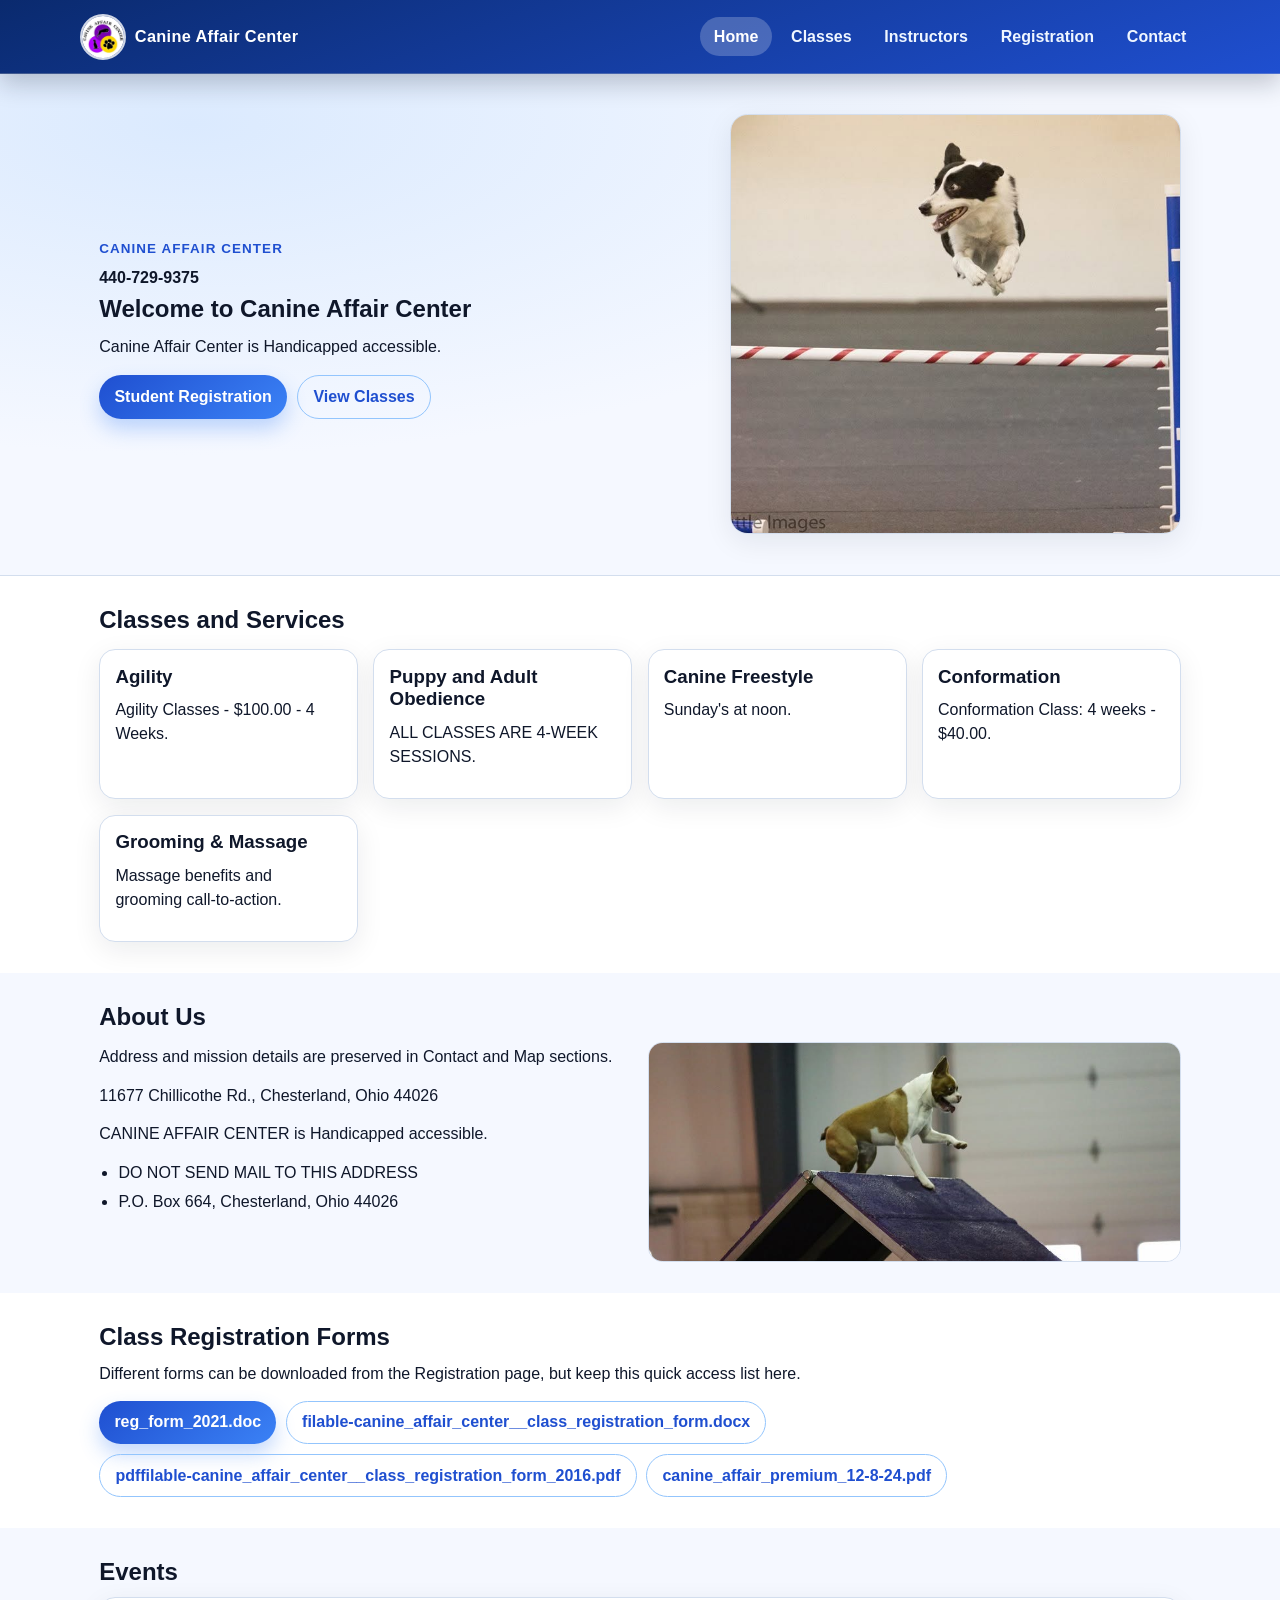
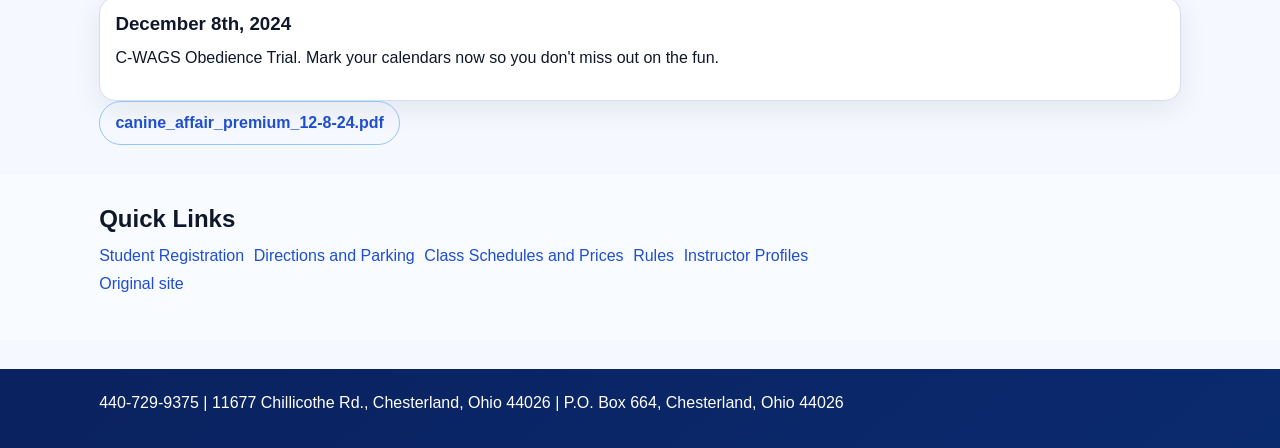
<file: index.html>
<!doctype html>
<html lang="en">
  <head>
    <meta charset="UTF-8" />
    <meta name="viewport" content="width=device-width, initial-scale=1" />
    <title>Canine Affair Center - Welcome</title>
    <link rel="stylesheet" href="styles.css" />
  </head>
  <body>
    <header class="site-header">
      <div class="container nav-shell">
        <a class="brand" href="index.html">
          <img
            src="assets/images/292273772_463270262411396_3111458359805583929_n.jpg"
            alt="Canine Affair Center logo"
          />
          <span>Canine Affair Center</span>
        </a>
        <input id="menu-toggle" class="menu-toggle" type="checkbox" />
        <label class="menu-toggle-btn" for="menu-toggle" aria-label="Open navigation">
          <span class="hamburger" aria-hidden="true">
            <span></span>
            <span></span>
            <span></span>
          </span>
        </label>
        <nav aria-label="Main navigation">
          <a href="index.html" class="active">Home</a>
          <a href="classes.html">Classes</a>
          <a href="instructors.html">Instructors</a>
          <a href="registration.html">Registration</a>
          <a href="contact.html">Contact</a>
        </nav>
      </div>
    </header>

    <main>
      <section class="hero">
        <div class="container hero-shell">
          <div class="hero-copy">
            <p class="badge">Canine Affair Center</p>
            <p class="phone">440-729-9375</p>
            <h1>Welcome to Canine Affair Center</h1>
            <p>Canine Affair Center is Handicapped accessible.</p>
            <div class="hero-actions">
              <a class="button" href="registration.html">Student Registration</a>
              <a class="button button-outline" href="classes.html">View Classes</a>
            </div>
          </div>
          <div class="hero-media">
            <img
              src="assets/images/653709710_35356206197299896_3337351207946290693_n.jpg"
              alt="Dog working on agility obstacle"
            />
          </div>
        </div>
      </section>

      <section id="services" class="section section-muted">
        <div class="container">
          <h2>Classes and Services</h2>
          <div class="grid">
            <a class="card service-tile" href="classes.html#agility">
              <h3>Agility</h3>
              <p>Agility Classes - $100.00 - 4 Weeks.</p>
            </a>
            <a class="card service-tile" href="classes.html#obedience">
              <h3>Puppy and Adult Obedience</h3>
              <p>ALL CLASSES ARE 4-WEEK SESSIONS.</p>
            </a>
            <a class="card service-tile" href="classes.html#freestyle">
              <h3>Canine Freestyle</h3>
              <p>Sunday's at noon.</p>
            </a>
            <a class="card service-tile" href="classes.html#conformation">
              <h3>Conformation</h3>
              <p>Conformation Class: 4 weeks - $40.00.</p>
            </a>
            <a class="card service-tile" href="classes.html#grooming">
              <h3>Grooming &amp; Massage</h3>
              <p>Massage benefits and grooming call-to-action.</p>
            </a>
          </div>
        </div>
      </section>

      <section id="about" class="section">
        <div class="container">
          <h2>About Us</h2>
          <div class="split">
            <div>
              <p>Address and mission details are preserved in Contact and Map sections.</p>
              <p>11677 Chillicothe Rd., Chesterland, Ohio 44026</p>
              <p>CANINE AFFAIR CENTER is Handicapped accessible.</p>
              <ul>
                <li>DO NOT SEND MAIL TO THIS ADDRESS</li>
                <li>P.O. Box 664, Chesterland, Ohio 44026</li>
              </ul>
            </div>
            <img
              src="assets/images/657599707_35420951074158741_4879072440890548703_n.jpg"
              alt="Dog training class"
              class="content-image"
            />
          </div>
        </div>
      </section>

      <section id="forms" class="section section-muted">
        <div class="container">
          <h2>Class Registration Forms</h2>
          <p>Different forms can be downloaded from the Registration page, but keep this quick access list here.</p>
          <div class="form-quick-links">
            <a class="button" href="assets/files/reg_form_2021.doc">reg_form_2021.doc</a>
            <a class="button button-outline" href="assets/files/filable-canine_affair_center__class_registration_form.docx">
              filable-canine_affair_center__class_registration_form.docx
            </a>
            <a class="button button-outline" href="assets/files/pdffilable-canine_affair_center__class_registration_form_2016.pdf">
              pdffilable-canine_affair_center__class_registration_form_2016.pdf
            </a>
            <a class="button button-outline" href="assets/files/canine_affair_premium_12-8-24.pdf">
              canine_affair_premium_12-8-24.pdf
            </a>
          </div>
        </div>
      </section>

      <section id="events" class="section">
        <div class="container">
          <h2>Events</h2>
          <article class="card">
            <h3>December 8th, 2024</h3>
            <p>C-WAGS Obedience Trial. Mark your calendars now so you don't miss out on the fun.</p>
          </article>
          <a class="button button-outline" href="assets/files/canine_affair_premium_12-8-24.pdf">
            canine_affair_premium_12-8-24.pdf
          </a>
        </div>
      </section>

      <section id="links" class="section">
        <div class="container">
          <h2>Quick Links</h2>
          <div class="quick-links">
            <a href="registration.html">Student Registration</a>
            <a href="contact.html#directions">Directions and Parking</a>
            <a href="classes.html">Class Schedules and Prices</a>
            <a href="contact.html#rules">Rules</a>
            <a href="instructors.html">Instructor Profiles</a>
          </div>
          <p><a href="https://www.canineaffaircenter.com">Original site</a></p>
        </div>
      </section>
    </main>

    <footer>
      <div class="container">
        <p>440-729-9375 | 11677 Chillicothe Rd., Chesterland, Ohio 44026 | P.O. Box 664, Chesterland, Ohio 44026</p>
      </div>
    </footer>
  </body>
</html>
</file>
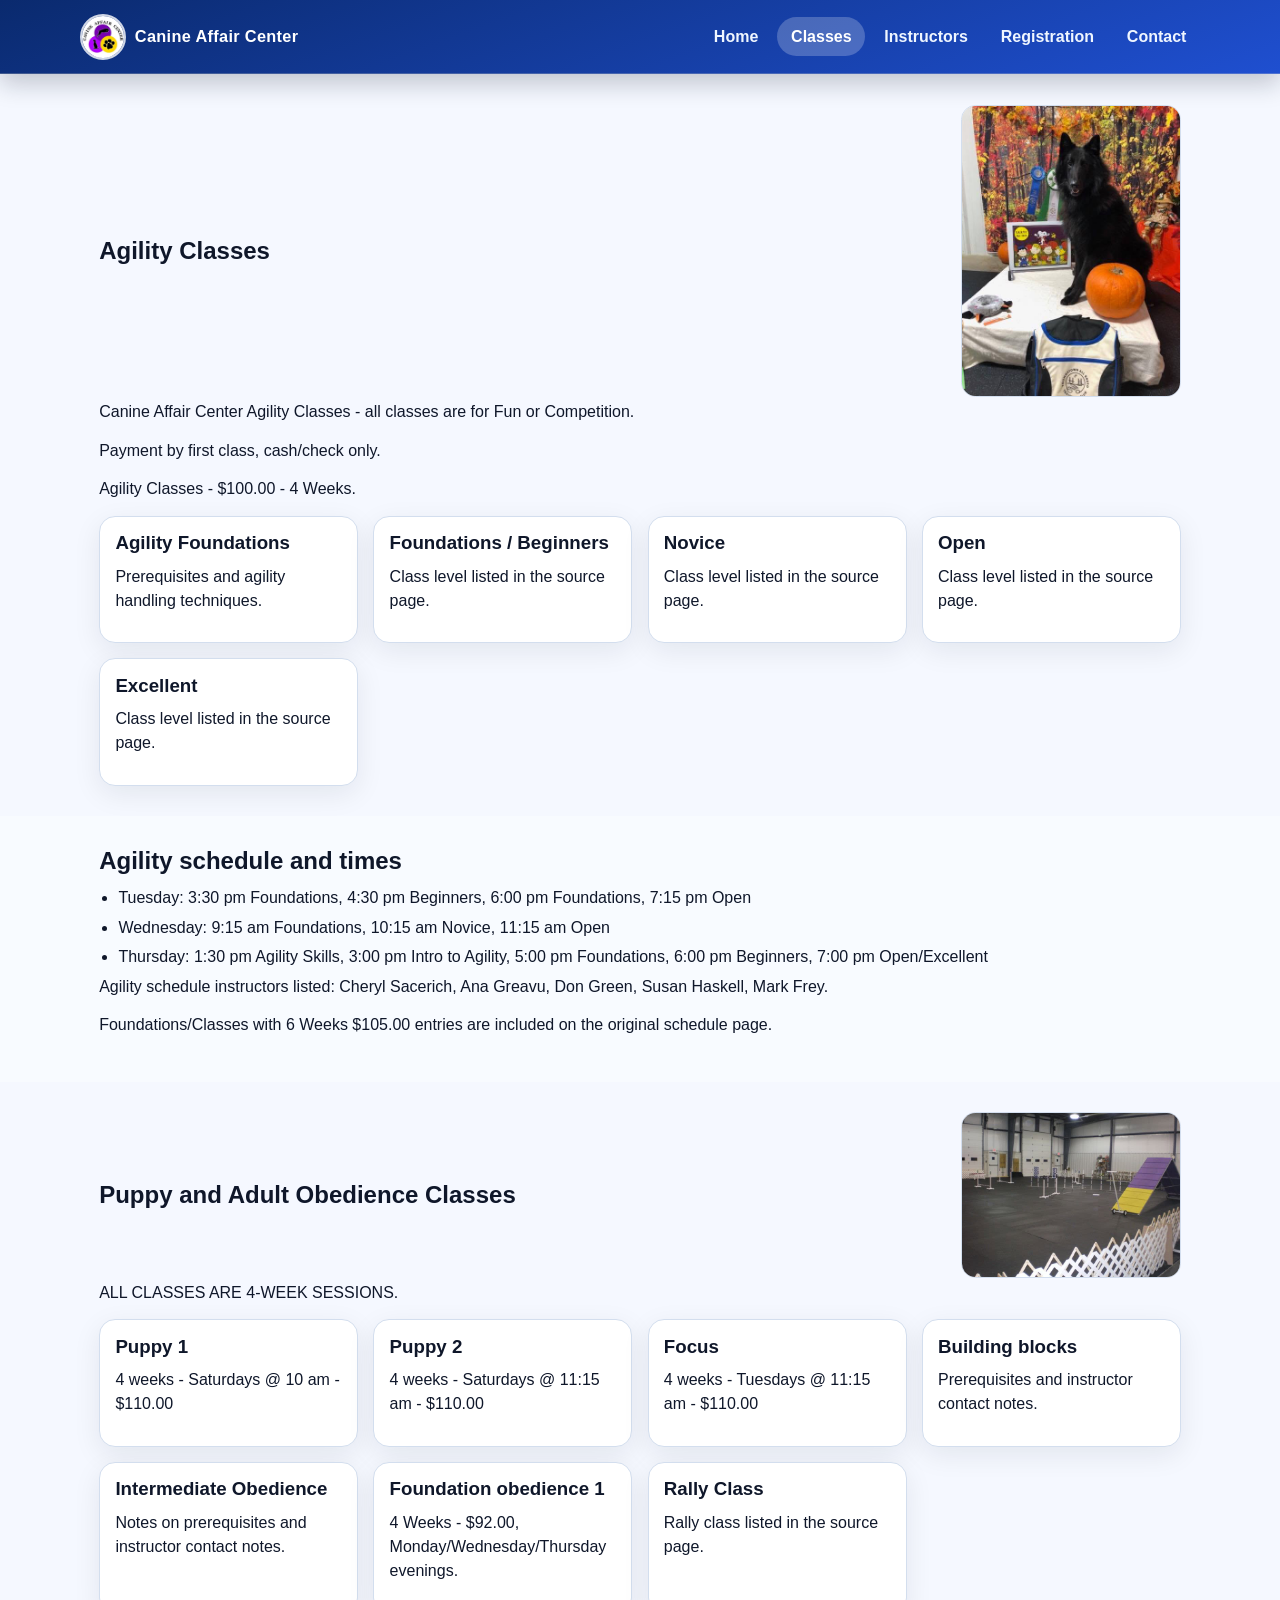
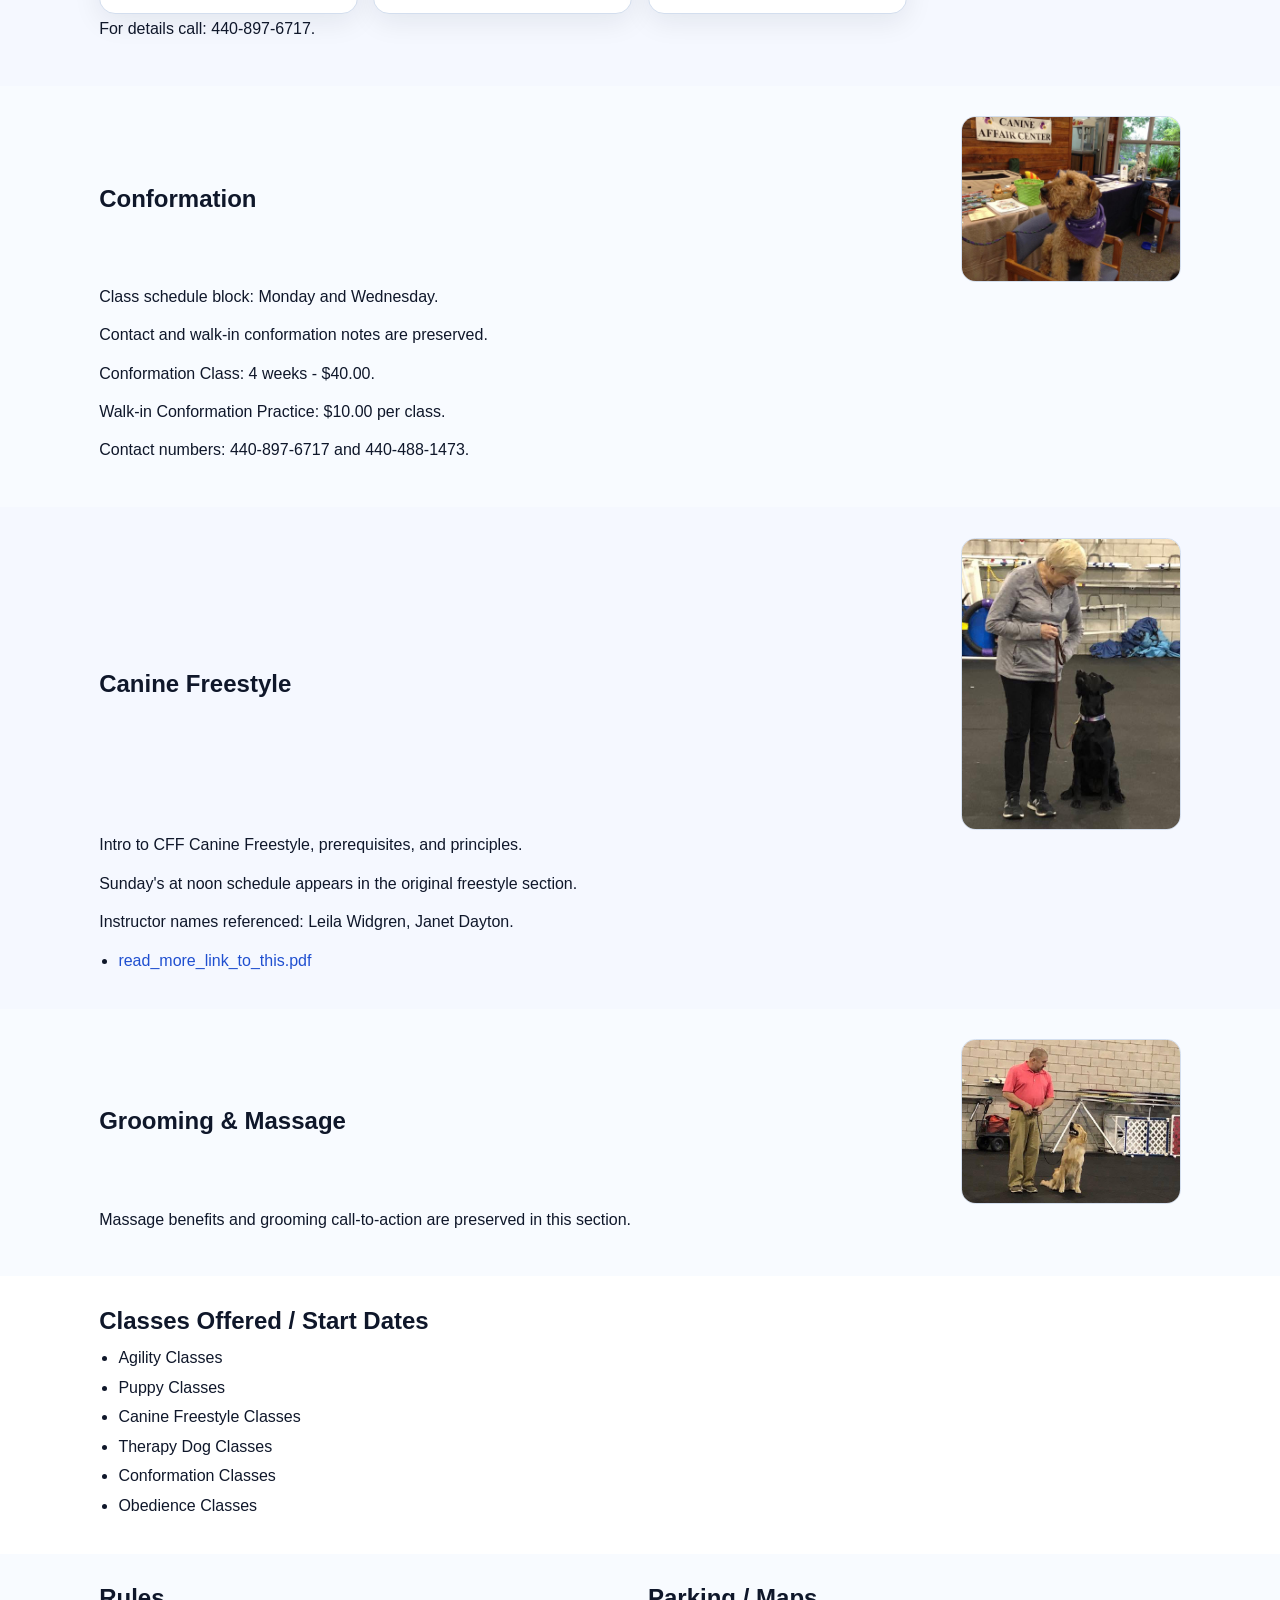
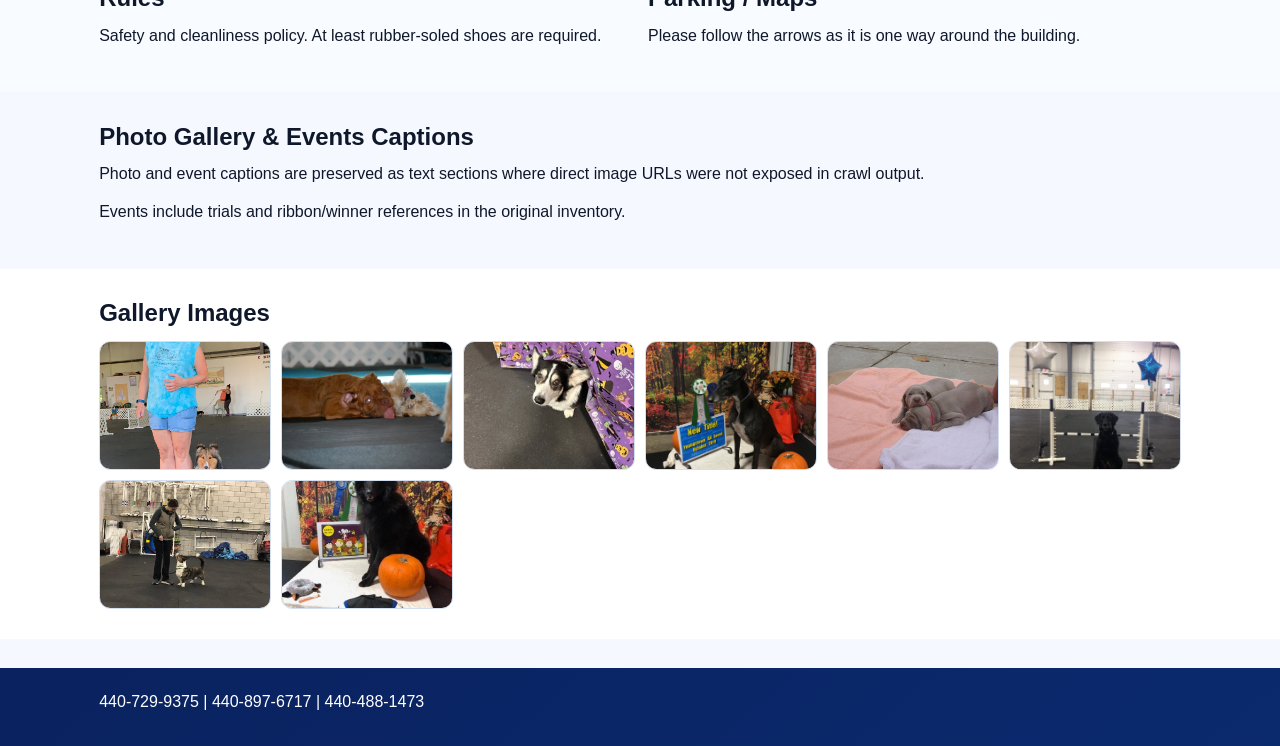
<file: classes.html>
<!doctype html>
<html lang="en">
  <head>
    <meta charset="UTF-8" />
    <meta name="viewport" content="width=device-width, initial-scale=1" />
    <title>Canine Affair Center - Classes</title>
    <link rel="stylesheet" href="styles.css" />
  </head>
  <body>
    <header class="site-header">
      <div class="container nav-shell">
        <a class="brand" href="index.html">
          <img
            src="assets/images/292273772_463270262411396_3111458359805583929_n.jpg"
            alt="Canine Affair Center logo"
          />
          <span>Canine Affair Center</span>
        </a>
        <input id="menu-toggle" class="menu-toggle" type="checkbox" />
        <label class="menu-toggle-btn" for="menu-toggle" aria-label="Open navigation">
          <span class="hamburger" aria-hidden="true">
            <span></span>
            <span></span>
            <span></span>
          </span>
        </label>
        <nav aria-label="Main navigation">
          <a href="index.html">Home</a>
          <a href="classes.html" class="active">Classes</a>
          <a href="instructors.html">Instructors</a>
          <a href="registration.html">Registration</a>
          <a href="contact.html">Contact</a>
        </nav>
      </div>
    </header>

    <main>
      <section id="agility" class="section">
        <div class="container">
          <div class="section-head">
            <h1>Agility Classes</h1>
            <img src="assets/images/74178665_3676720855675176_2520541586752798720_n.jpg" alt="Agility class photo" />
          </div>
          <p>Canine Affair Center Agility Classes - all classes are for Fun or Competition.</p>
          <p>Payment by first class, cash/check only.</p>
          <p>Agility Classes - $100.00 - 4 Weeks.</p>
          <div class="grid">
            <article class="card">
              <h3>Agility Foundations</h3>
              <p>Prerequisites and agility handling techniques.</p>
            </article>
            <article class="card">
              <h3>Foundations / Beginners</h3>
              <p>Class level listed in the source page.</p>
            </article>
            <article class="card">
              <h3>Novice</h3>
              <p>Class level listed in the source page.</p>
            </article>
            <article class="card">
              <h3>Open</h3>
              <p>Class level listed in the source page.</p>
            </article>
            <article class="card">
              <h3>Excellent</h3>
              <p>Class level listed in the source page.</p>
            </article>
          </div>
        </div>
      </section>

      <section class="section">
        <div class="container">
          <h2>Agility schedule and times</h2>
          <ul>
            <li>Tuesday: 3:30 pm Foundations, 4:30 pm Beginners, 6:00 pm Foundations, 7:15 pm Open</li>
            <li>Wednesday: 9:15 am Foundations, 10:15 am Novice, 11:15 am Open</li>
            <li>Thursday: 1:30 pm Agility Skills, 3:00 pm Intro to Agility, 5:00 pm Foundations, 6:00 pm Beginners, 7:00 pm Open/Excellent</li>
          </ul>
          <p>Agility schedule instructors listed: Cheryl Sacerich, Ana Greavu, Don Green, Susan Haskell, Mark Frey.</p>
          <p>Foundations/Classes with 6 Weeks $105.00 entries are included on the original schedule page.</p>
        </div>
      </section>

      <section id="obedience" class="section">
        <div class="container">
          <div class="section-head">
            <h1>Puppy and Adult Obedience Classes</h1>
            <img src="assets/images/508736526_30863630803224147_1543053290106935984_n.jpg" alt="Obedience class photo" />
          </div>
          <p>ALL CLASSES ARE 4-WEEK SESSIONS.</p>
          <div class="grid">
            <article class="card">
              <h3>Puppy 1</h3>
              <p>4 weeks - Saturdays @ 10 am - $110.00</p>
            </article>
            <article class="card">
              <h3>Puppy 2</h3>
              <p>4 weeks - Saturdays @ 11:15 am - $110.00</p>
            </article>
            <article class="card">
              <h3>Focus</h3>
              <p>4 weeks - Tuesdays @ 11:15 am - $110.00</p>
            </article>
            <article class="card">
              <h3>Building blocks</h3>
              <p>Prerequisites and instructor contact notes.</p>
            </article>
            <article class="card">
              <h3>Intermediate Obedience</h3>
              <p>Notes on prerequisites and instructor contact notes.</p>
            </article>
            <article class="card">
              <h3>Foundation obedience 1</h3>
              <p>4 Weeks - $92.00, Monday/Wednesday/Thursday evenings.</p>
            </article>
            <article class="card">
              <h3>Rally Class</h3>
              <p>Rally class listed in the source page.</p>
            </article>
          </div>
          <p>For details call: 440-897-6717.</p>
        </div>
      </section>

      <section id="conformation" class="section">
        <div class="container">
          <div class="section-head">
            <h1>Conformation</h1>
            <img src="assets/images/649850994_35192066717047179_2426285569765330811_n.jpg" alt="Conformation class photo" />
          </div>
          <p>Class schedule block: Monday and Wednesday.</p>
          <p>Contact and walk-in conformation notes are preserved.</p>
          <p>Conformation Class: 4 weeks - $40.00.</p>
          <p>Walk-in Conformation Practice: $10.00 per class.</p>
          <p>Contact numbers: 440-897-6717 and 440-488-1473.</p>
        </div>
      </section>

      <section id="freestyle" class="section">
        <div class="container">
          <div class="section-head">
            <h1>Canine Freestyle</h1>
            <img src="assets/images/87816854_4078061818874409_3317250667176787968_n.jpg" alt="Canine Freestyle class photo" />
          </div>
          <p>Intro to CFF Canine Freestyle, prerequisites, and principles.</p>
          <p>Sunday's at noon schedule appears in the original freestyle section.</p>
          <p>Instructor names referenced: Leila Widgren, Janet Dayton.</p>
          <ul>
            <li><a href="https://www.canineaffaircenter.com/uploads/2/3/4/8/23484312/read_more_link_to_this.pdf">read_more_link_to_this.pdf</a></li>
          </ul>
        </div>
      </section>

      <section id="grooming" class="section">
        <div class="container">
          <div class="section-head">
            <h1>Grooming &amp; Massage</h1>
            <img src="assets/images/87493389_4078061845541073_4202394099182993408_n.jpg" alt="Grooming and massage" />
          </div>
          <p>Massage benefits and grooming call-to-action are preserved in this section.</p>
        </div>
      </section>

      <section id="start-dates" class="section section-muted">
        <div class="container">
          <h1>Classes Offered / Start Dates</h1>
          <ul>
            <li>Agility Classes</li>
            <li>Puppy Classes</li>
            <li>Canine Freestyle Classes</li>
            <li>Therapy Dog Classes</li>
            <li>Conformation Classes</li>
            <li>Obedience Classes</li>
          </ul>
        </div>
      </section>

      <section id="rules-parking" class="section">
        <div class="container">
          <div class="split">
            <div>
              <h2>Rules</h2>
              <p>Safety and cleanliness policy. At least rubber-soled shoes are required.</p>
            </div>
            <div>
              <h2>Parking / Maps</h2>
              <p>Please follow the arrows as it is one way around the building.</p>
            </div>
          </div>
        </div>
      </section>

      <section id="photos" class="section">
        <div class="container">
          <h2>Photo Gallery &amp; Events Captions</h2>
          <p>Photo and event captions are preserved as text sections where direct image URLs were not exposed in crawl output.</p>
          <p>Events include trials and ribbon/winner references in the original inventory.</p>
        </div>
      </section>

      <section class="section section-muted">
        <div class="container">
          <h2>Gallery Images</h2>
          <div class="gallery">
            <figure>
              <img src="assets/images/68536351_3414510971896167_7236134202784088064_n.jpg" alt="Training class photo" />
            </figure>
            <figure>
              <img src="assets/images/466070224_28304849745768945_841613929669926007_n.jpg" alt="Training class photo" />
            </figure>
            <figure>
              <img src="assets/images/487771066_1176714167733665_2484871179485013844_n.jpg" alt="Training class photo" />
            </figure>
            <figure>
              <img src="assets/images/73141605_3676693095677952_674612574767022080_n.jpg" alt="Training class photo" />
            </figure>
            <figure>
              <img src="assets/images/509363174_30894462150141012_1776140300169611731_n.jpg" alt="Training class photo" />
            </figure>
            <figure>
              <img src="assets/images/52352415_2972541092759826_6127387931465220096_n.jpg" alt="Training class photo" />
            </figure>
            <figure>
              <img src="assets/images/85217093_4078062312207693_1742358461213048832_n.jpg" alt="Training class photo" />
            </figure>
            <figure>
              <img src="assets/images/74178665_3676720855675176_2520541586752798720_n.jpg" alt="Training class photo" />
            </figure>
          </div>
        </div>
      </section>
    </main>

    <footer>
      <div class="container">
        <p>440-729-9375 | 440-897-6717 | 440-488-1473</p>
      </div>
    </footer>
  </body>
</html>
</file>
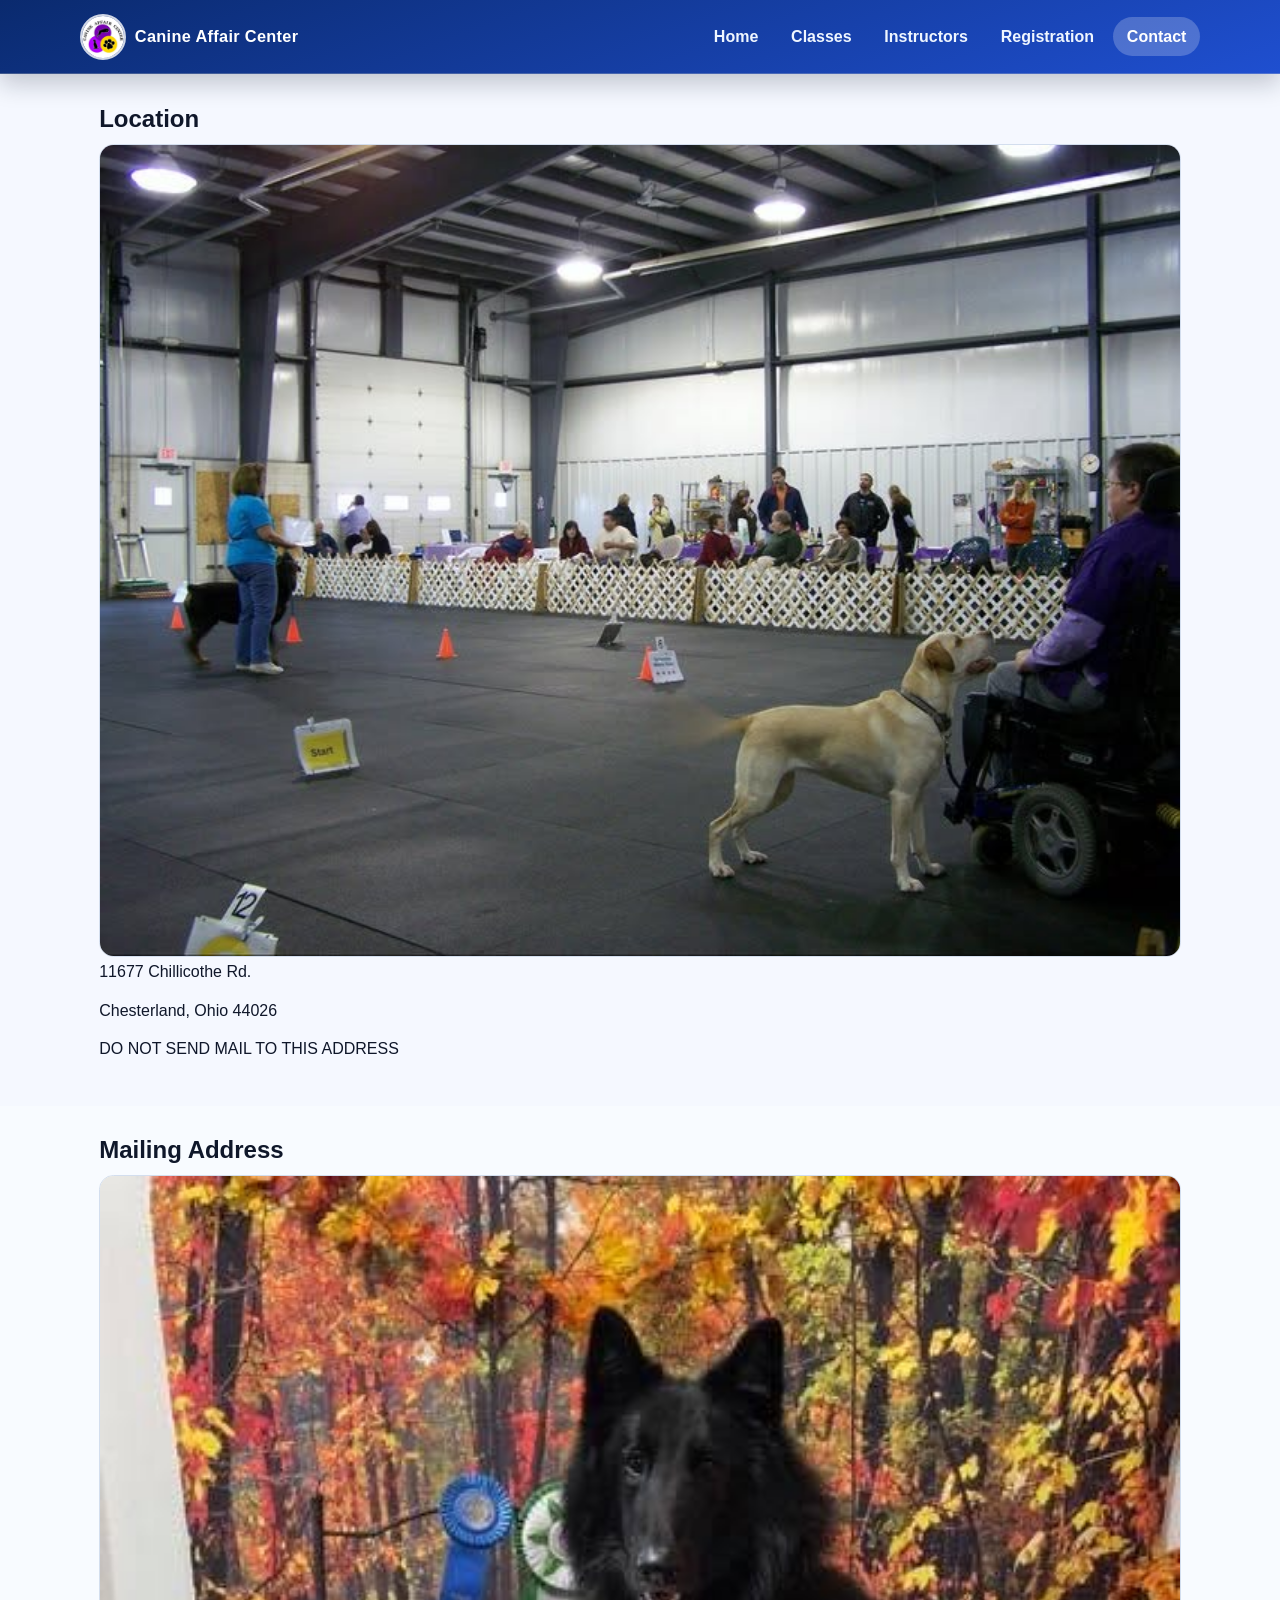
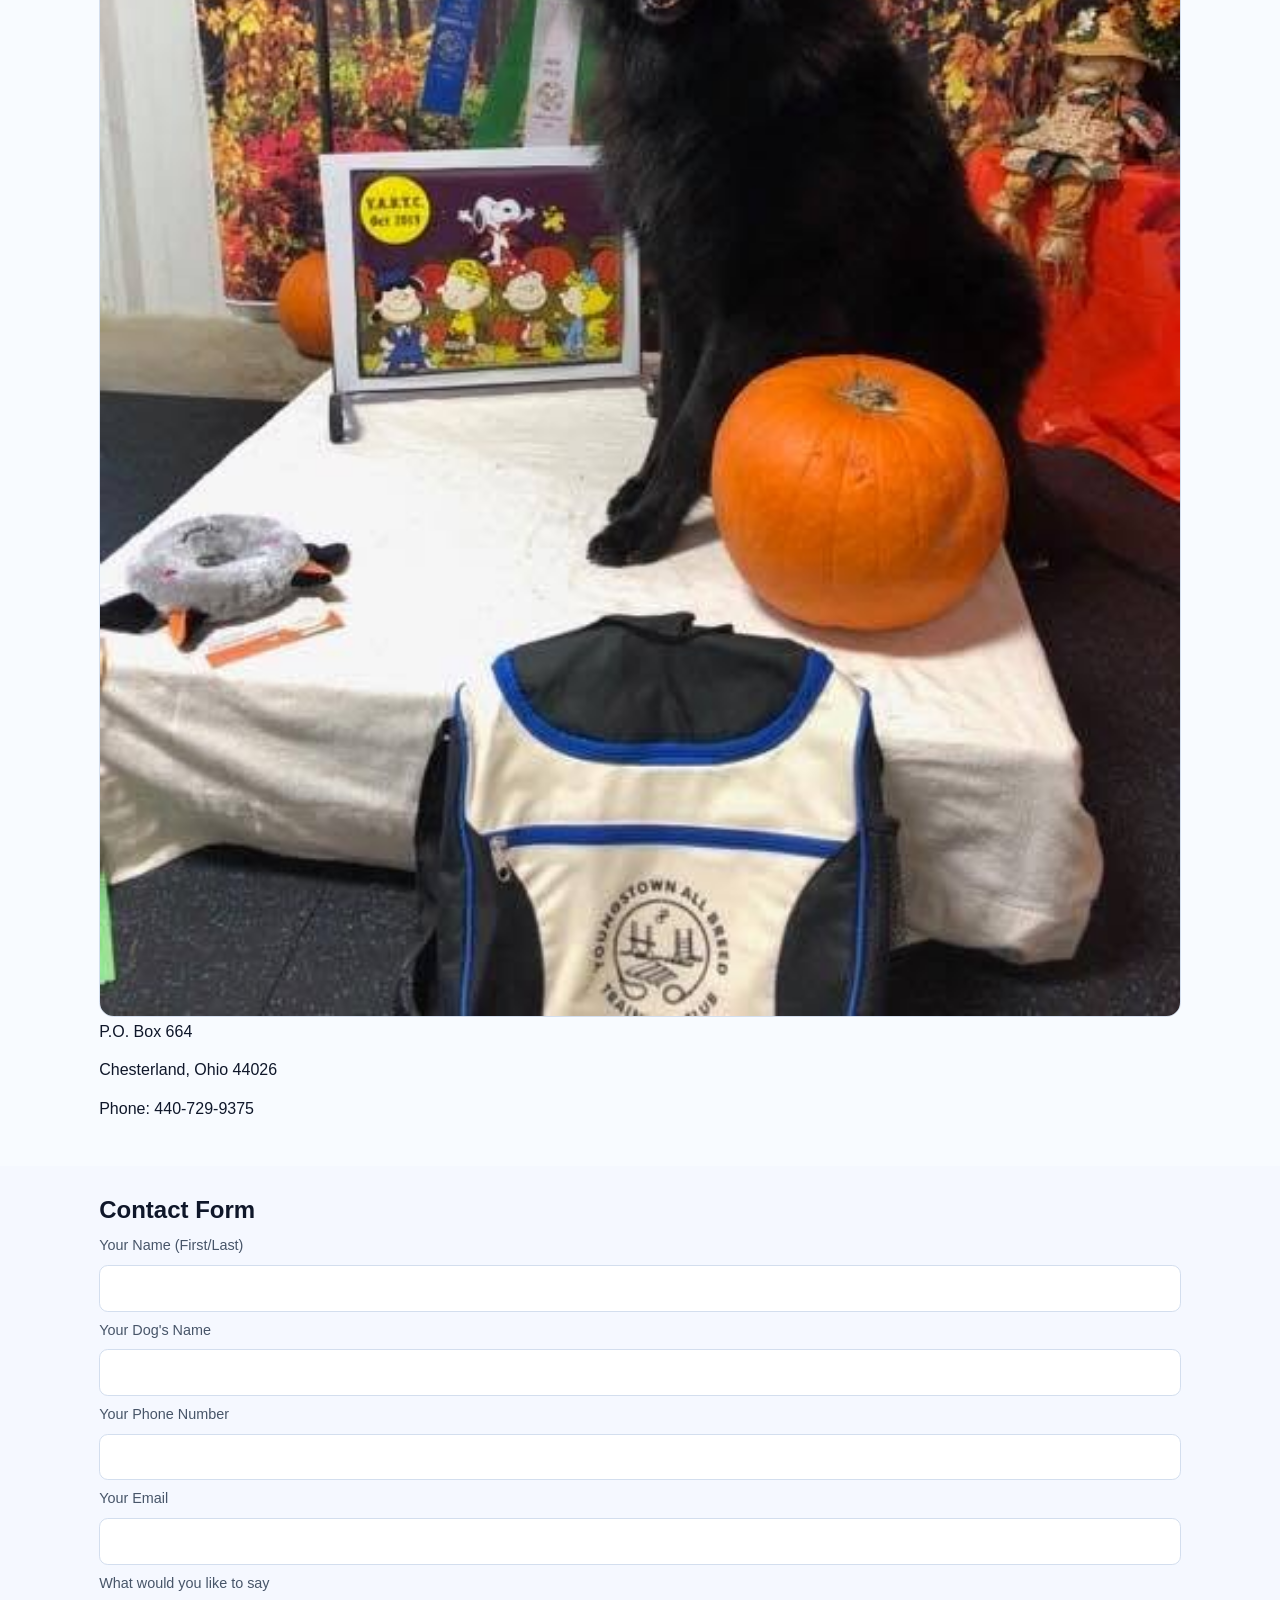
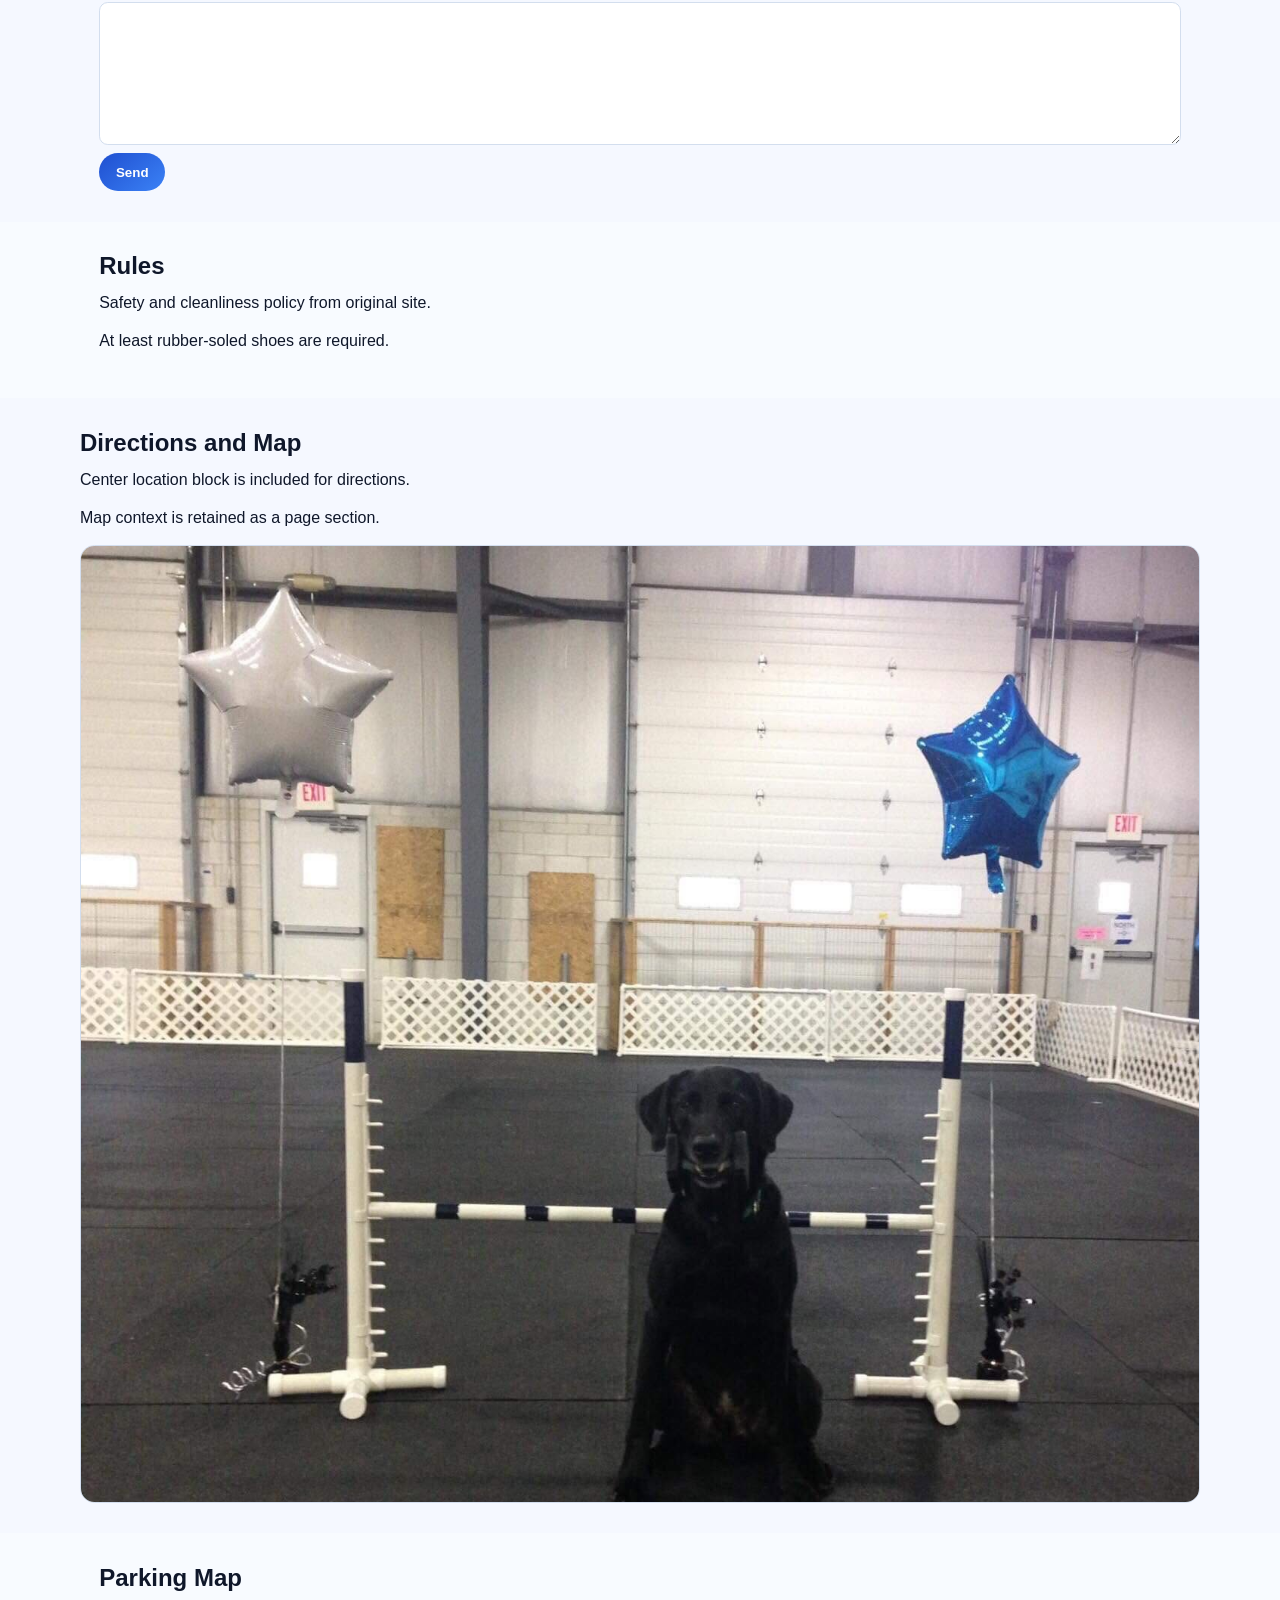
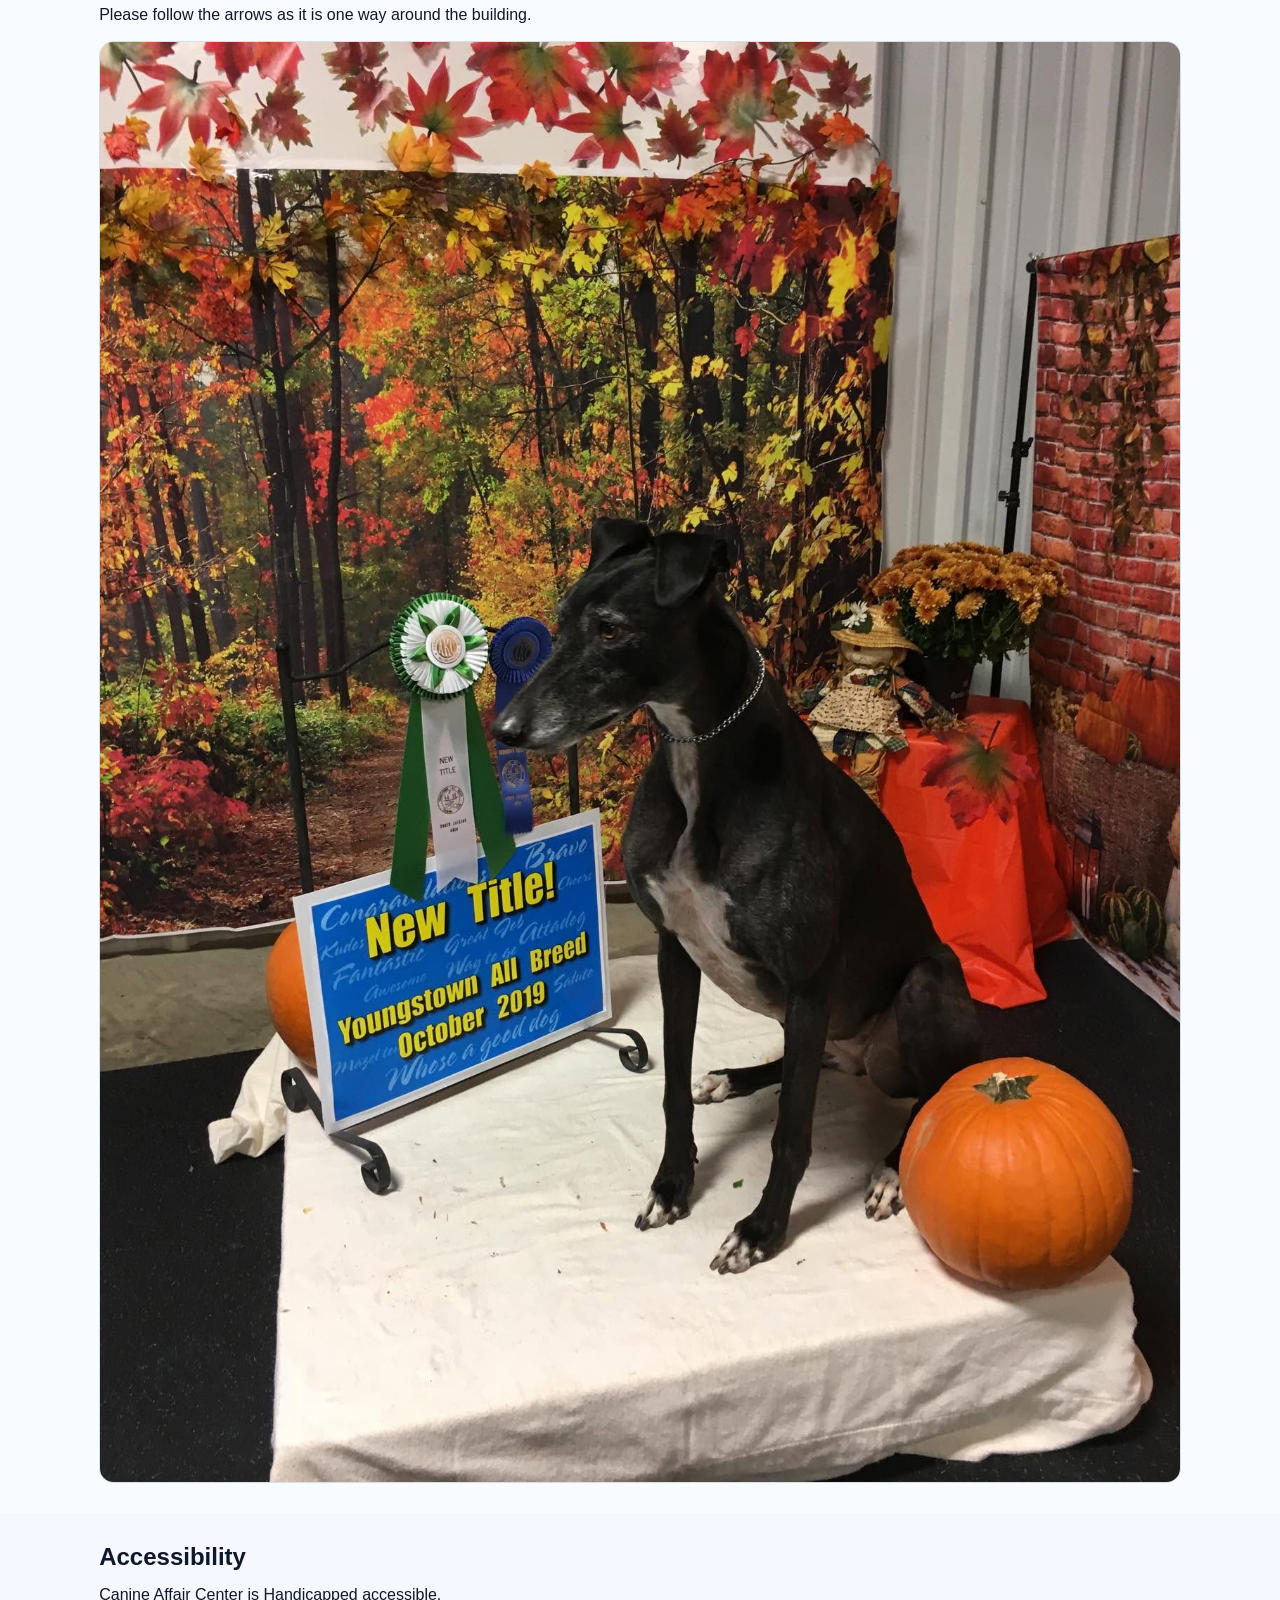
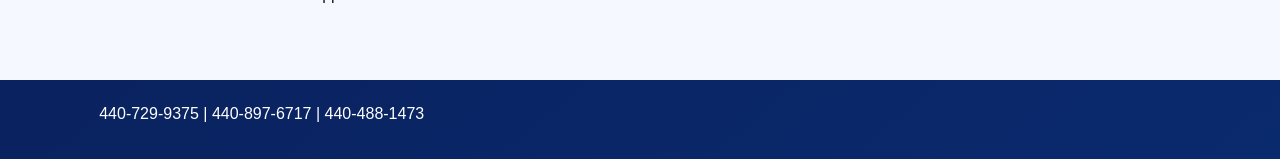
<file: contact.html>
<!doctype html>
<html lang="en">
  <head>
    <meta charset="UTF-8" />
    <meta name="viewport" content="width=device-width, initial-scale=1" />
    <title>Canine Affair Center - Contact</title>
    <link rel="stylesheet" href="styles.css" />
  </head>
  <body>
    <header class="site-header">
      <div class="container nav-shell">
        <a class="brand" href="index.html">
          <img
            src="assets/images/292273772_463270262411396_3111458359805583929_n.jpg"
            alt="Canine Affair Center logo"
          />
          <span>Canine Affair Center</span>
        </a>
        <input id="menu-toggle" class="menu-toggle" type="checkbox" />
        <label class="menu-toggle-btn" for="menu-toggle" aria-label="Open navigation">
          <span class="hamburger" aria-hidden="true">
            <span></span>
            <span></span>
            <span></span>
          </span>
        </label>
        <nav aria-label="Main navigation">
          <a href="index.html">Home</a>
          <a href="classes.html">Classes</a>
          <a href="instructors.html">Instructors</a>
          <a href="registration.html">Registration</a>
          <a href="contact.html" class="active">Contact</a>
        </nav>
      </div>
    </header>

    <main>
      <section id="location" class="section">
        <div class="container">
          <h1>Location</h1>
          <img src="assets/images/509308597_30864628006457760_9001640110139764829_n.jpg" alt="Center location" class="content-image" />
          <p>11677 Chillicothe Rd.</p>
          <p>Chesterland, Ohio 44026</p>
          <p>DO NOT SEND MAIL TO THIS ADDRESS</p>
        </div>
      </section>

      <section class="section">
        <div class="container">
          <h2>Mailing Address</h2>
          <img src="assets/images/74178665_3676720855675176_2520541586752798720_n.jpg" alt="Mailing address" class="content-image" />
          <p>P.O. Box 664</p>
          <p>Chesterland, Ohio 44026</p>
          <p>Phone: 440-729-9375</p>
        </div>
      </section>

      <section class="section">
        <div class="container">
          <h2>Contact Form</h2>
          <form class="contact-form">
            <label for="name">Your Name (First/Last)</label>
            <input id="name" name="name" />

            <label for="dog-name">Your Dog's Name</label>
            <input id="dog-name" name="dog-name" />

            <label for="phone">Your Phone Number</label>
            <input id="phone" name="phone" />

            <label for="email">Your Email</label>
            <input id="email" name="email" type="email" />

            <label for="message">What would you like to say</label>
            <textarea id="message" name="message" rows="5"></textarea>

            <button type="submit">Send</button>
          </form>
        </div>
      </section>

      <section id="rules" class="section">
        <div class="container">
          <h2>Rules</h2>
          <p>Safety and cleanliness policy from original site.</p>
          <p>At least rubber-soled shoes are required.</p>
        </div>
      </section>

      <section id="directions">
        <div class="container section">
          <h2>Directions and Map</h2>
          <p>Center location block is included for directions.</p>
          <p>Map context is retained as a page section.</p>
          <img src="assets/images/52352415_2972541092759826_6127387931465220096_n.jpg" alt="Directions map" class="content-image" />
        </div>
      </section>

      <section id="parking" class="section">
        <div class="container">
          <h2>Parking Map</h2>
          <p>Please follow the arrows as it is one way around the building.</p>
          <img src="assets/images/73141605_3676693095677952_674612574767022080_n.jpg" alt="Parking map" class="content-image" />
        </div>
      </section>

      <section class="section">
        <div class="container">
          <h2>Accessibility</h2>
          <p>Canine Affair Center is Handicapped accessible.</p>
        </div>
      </section>
    </main>

    <footer>
      <div class="container">
        <p>440-729-9375 | 440-897-6717 | 440-488-1473</p>
      </div>
    </footer>
  </body>
</html>
</file>
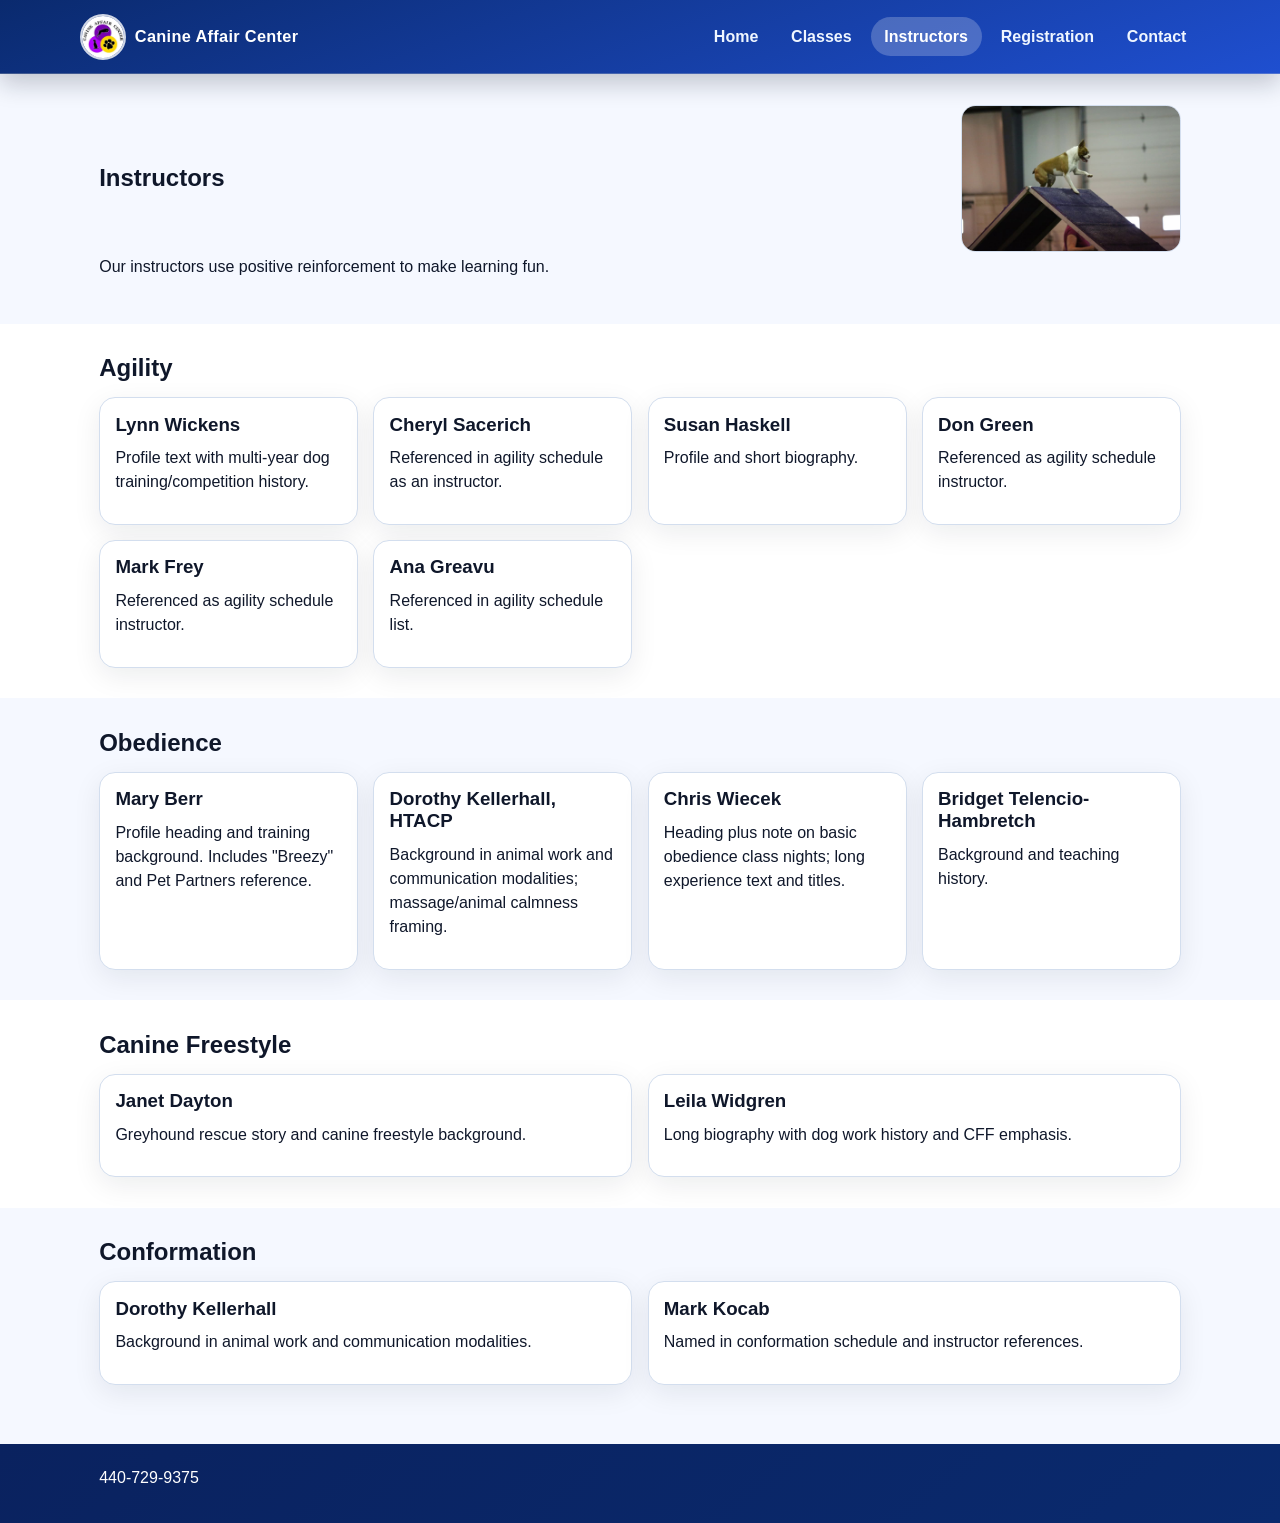
<file: instructors.html>
<!doctype html>
<html lang="en">
  <head>
    <meta charset="UTF-8" />
    <meta name="viewport" content="width=device-width, initial-scale=1" />
    <title>Canine Affair Center - Instructors</title>
    <link rel="stylesheet" href="styles.css" />
  </head>
  <body>
    <header class="site-header">
      <div class="container nav-shell">
        <a class="brand" href="index.html">
          <img
            src="assets/images/292273772_463270262411396_3111458359805583929_n.jpg"
            alt="Canine Affair Center logo"
          />
          <span>Canine Affair Center</span>
        </a>
        <input id="menu-toggle" class="menu-toggle" type="checkbox" />
        <label class="menu-toggle-btn" for="menu-toggle" aria-label="Open navigation">
          <span class="hamburger" aria-hidden="true">
            <span></span>
            <span></span>
            <span></span>
          </span>
        </label>
        <nav aria-label="Main navigation">
          <a href="index.html">Home</a>
          <a href="classes.html">Classes</a>
          <a href="instructors.html" class="active">Instructors</a>
          <a href="registration.html">Registration</a>
          <a href="contact.html">Contact</a>
        </nav>
      </div>
    </header>

    <main>
      <section class="section">
        <div class="container">
          <div class="section-head">
            <h1>Instructors</h1>
            <img
              src="assets/images/657599707_35420951074158741_4879072440890548703_n.jpg"
              alt="Instructor group"
              class="content-image"
            />
          </div>
          <p>Our instructors use positive reinforcement to make learning fun.</p>
        </div>
      </section>

      <section id="agility" class="section section-muted">
        <div class="container">
          <h2>Agility</h2>
          <div class="grid">
            <article class="card">
              <h3>Lynn Wickens</h3>
              <p>Profile text with multi-year dog training/competition history.</p>
            </article>
            <article class="card">
              <h3>Cheryl Sacerich</h3>
              <p>Referenced in agility schedule as an instructor.</p>
            </article>
            <article class="card">
              <h3>Susan Haskell</h3>
              <p>Profile and short biography.</p>
            </article>
            <article class="card">
              <h3>Don Green</h3>
              <p>Referenced as agility schedule instructor.</p>
            </article>
            <article class="card">
              <h3>Mark Frey</h3>
              <p>Referenced as agility schedule instructor.</p>
            </article>
            <article class="card">
              <h3>Ana Greavu</h3>
              <p>Referenced in agility schedule list.</p>
            </article>
          </div>
        </div>
      </section>

      <section id="obedience" class="section">
        <div class="container">
          <h2>Obedience</h2>
          <div class="grid">
            <article class="card">
              <h3>Mary Berr</h3>
              <p>Profile heading and training background. Includes "Breezy" and Pet Partners reference.</p>
            </article>
            <article class="card">
              <h3>Dorothy Kellerhall, HTACP</h3>
              <p>Background in animal work and communication modalities; massage/animal calmness framing.</p>
            </article>
            <article class="card">
              <h3>Chris Wiecek</h3>
              <p>Heading plus note on basic obedience class nights; long experience text and titles.</p>
            </article>
            <article class="card">
              <h3>Bridget Telencio-Hambretch</h3>
              <p>Background and teaching history.</p>
            </article>
          </div>
        </div>
      </section>

      <section class="section section-muted">
        <div class="container">
          <h2>Canine Freestyle</h2>
          <div class="grid">
            <article class="card">
              <h3>Janet Dayton</h3>
              <p>Greyhound rescue story and canine freestyle background.</p>
            </article>
            <article class="card">
              <h3>Leila Widgren</h3>
              <p>Long biography with dog work history and CFF emphasis.</p>
            </article>
          </div>
        </div>
      </section>

      <section id="conformation" class="section">
        <div class="container">
          <h2>Conformation</h2>
          <div class="grid">
            <article class="card">
              <h3>Dorothy Kellerhall</h3>
              <p>Background in animal work and communication modalities.</p>
            </article>
            <article class="card">
              <h3>Mark Kocab</h3>
              <p>Named in conformation schedule and instructor references.</p>
            </article>
          </div>
        </div>
      </section>
    </main>

    <footer>
      <div class="container">
        <p>440-729-9375</p>
      </div>
    </footer>
  </body>
</html>
</file>
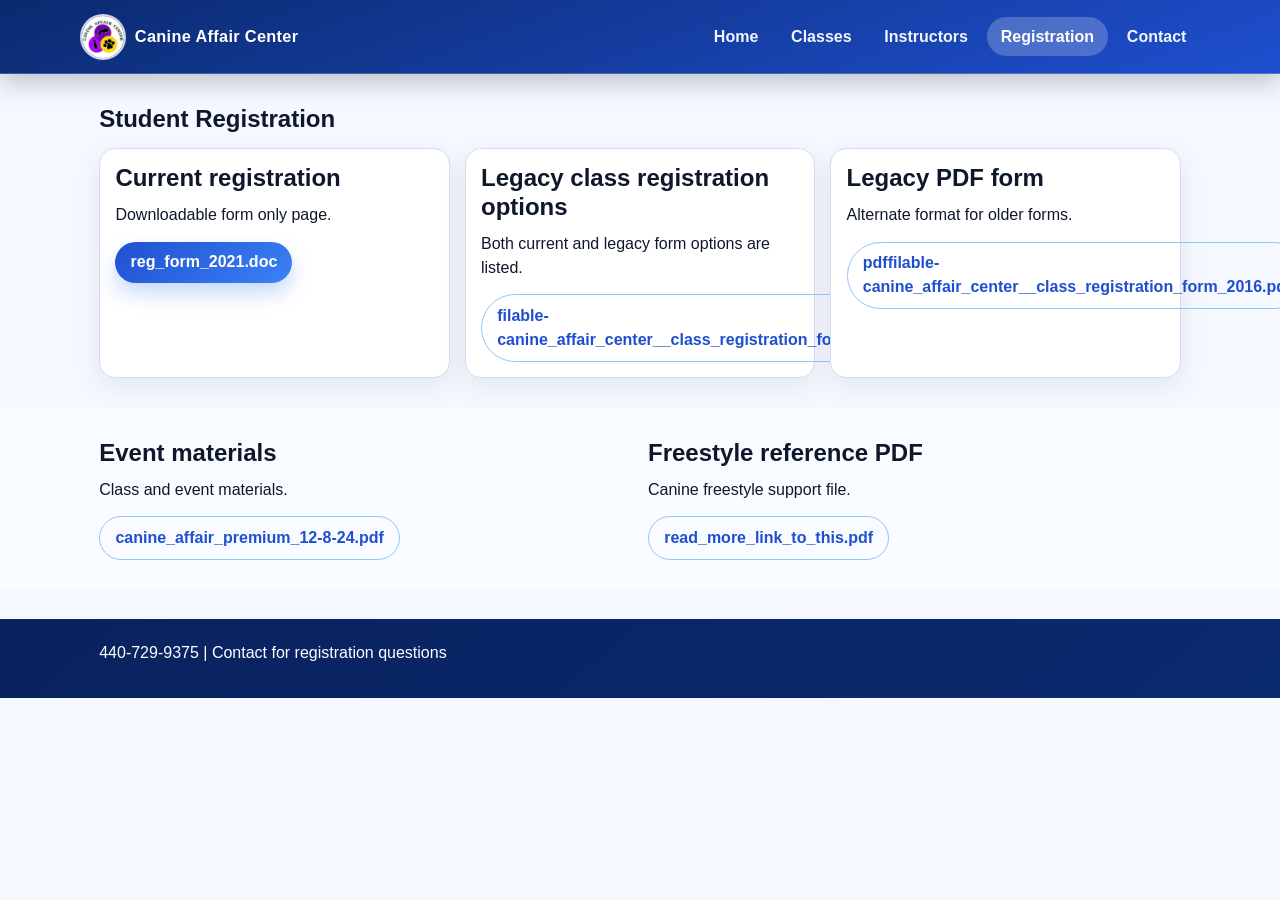
<file: registration.html>
<!doctype html>
<html lang="en">
  <head>
    <meta charset="UTF-8" />
    <meta name="viewport" content="width=device-width, initial-scale=1" />
    <title>Canine Affair Center - Registration</title>
    <link rel="stylesheet" href="styles.css" />
  </head>
  <body>
    <header class="site-header">
      <div class="container nav-shell">
        <a class="brand" href="index.html">
          <img
            src="assets/images/292273772_463270262411396_3111458359805583929_n.jpg"
            alt="Canine Affair Center logo"
          />
          <span>Canine Affair Center</span>
        </a>
        <input id="menu-toggle" class="menu-toggle" type="checkbox" />
        <label class="menu-toggle-btn" for="menu-toggle" aria-label="Open navigation">
          <span class="hamburger" aria-hidden="true">
            <span></span>
            <span></span>
            <span></span>
          </span>
        </label>
        <nav aria-label="Main navigation">
          <a href="index.html">Home</a>
          <a href="classes.html">Classes</a>
          <a href="instructors.html">Instructors</a>
          <a href="registration.html" class="active">Registration</a>
          <a href="contact.html">Contact</a>
        </nav>
      </div>
    </header>

    <main>
      <section class="section">
        <div class="container">
          <h1>Student Registration</h1>
          <div class="grid grid-3">
            <article class="card">
              <h2>Current registration</h2>
              <p>Downloadable form only page.</p>
              <a class="button" href="assets/files/reg_form_2021.doc">reg_form_2021.doc</a>
            </article>
            <article class="card">
              <h2>Legacy class registration options</h2>
              <p>Both current and legacy form options are listed.</p>
              <a class="button button-outline" href="assets/files/filable-canine_affair_center__class_registration_form.docx">
                filable-canine_affair_center__class_registration_form.docx
              </a>
            </article>
            <article class="card">
              <h2>Legacy PDF form</h2>
              <p>Alternate format for older forms.</p>
              <a class="button button-outline" href="assets/files/pdffilable-canine_affair_center__class_registration_form_2016.pdf">
                pdffilable-canine_affair_center__class_registration_form_2016.pdf
              </a>
            </article>
          </div>
        </div>
      </section>

      <section class="section">
        <div class="container">
          <div class="split">
            <div>
              <h2>Event materials</h2>
              <p>Class and event materials.</p>
              <a class="button button-outline" href="assets/files/canine_affair_premium_12-8-24.pdf">canine_affair_premium_12-8-24.pdf</a>
            </div>
            <div>
              <h2>Freestyle reference PDF</h2>
              <p>Canine freestyle support file.</p>
              <a class="button button-outline" href="https://www.canineaffaircenter.com/uploads/2/3/4/8/23484312/read_more_link_to_this.pdf">read_more_link_to_this.pdf</a>
            </div>
          </div>
        </div>
      </section>
    </main>

    <footer>
      <div class="container">
        <p>440-729-9375 | Contact for registration questions</p>
      </div>
    </footer>
  </body>
</html>
</file>
<file: styles.css>
:root {
  --bg: #f5f8ff;
  --surface: #ffffff;
  --surface-2: #ecf2fb;
  --text: #0f172a;
  --muted: #475569;
  --line: #d3deee;
  --brand-1: #0a2a6e;
  --brand-2: #1f4fd0;
  --accent: #1f9a77;
  --shadow-soft: 0 20px 45px rgba(15, 23, 42, 0.10);
  --shadow-card: 0 8px 28px rgba(15, 23, 42, 0.08);
}

* {
  box-sizing: border-box;
}

html,
body {
  margin: 0;
  padding: 0;
  font-family: "Poppins", "Segoe UI", "Helvetica Neue", Arial, sans-serif;
  color: var(--text);
  background: var(--bg);
}

body {
  line-height: 1.5;
}

a {
  color: var(--brand-2);
  text-decoration: none;
}

h1,
h2,
h3 {
  margin: 0 0 0.65rem;
  line-height: 1.2;
}

p {
  margin: 0.2rem 0 0.9rem;
}

ul {
  margin: 0.1rem 0 0;
  padding-left: 1.2rem;
}

li {
  margin: 0.35rem 0;
}

.container {
  width: min(100%, 1120px);
  margin-inline: auto;
  padding: 0 1.2rem;
}

.site-header {
  position: sticky;
  top: 0;
  z-index: 20;
  background: linear-gradient(160deg, var(--brand-1), var(--brand-2));
  color: #fff;
  border-bottom: 1px solid rgba(255, 255, 255, 0.22);
  box-shadow: 0 10px 25px rgba(15, 23, 42, 0.22);
}

.site-header .nav-shell {
  display: flex;
  align-items: center;
  padding: 0.85rem 0;
  gap: 0.9rem;
}

.brand {
  color: #fff;
  text-decoration: none;
  display: inline-flex;
  align-items: center;
  gap: 0.55rem;
  font-size: 1.02rem;
  font-weight: 700;
  letter-spacing: 0.02em;
}

.brand img {
  width: 46px;
  height: 46px;
  border-radius: 999px;
  border: 2px solid rgba(255, 255, 255, 0.8);
  object-fit: cover;
}

.menu-toggle {
  display: none;
}

.menu-toggle-btn {
  margin-left: auto;
  display: none;
  width: 2.6rem;
  height: 2.5rem;
  border: 0;
  border-radius: 0.6rem;
  background: rgba(255, 255, 255, 0.14);
  align-items: center;
  justify-content: center;
}

.menu-toggle-btn:focus-visible {
  outline: 2px solid #dbeafe;
  outline-offset: 2px;
}

.hamburger {
  width: 1.18rem;
  height: 0.9rem;
  position: relative;
}

.hamburger span {
  position: absolute;
  inset-inline: 0;
  height: 2px;
  border-radius: 99px;
  background: #fff;
  transition: transform 0.2s ease, opacity 0.2s ease, top 0.2s ease;
}

.hamburger span:nth-child(1) { top: 0; }
.hamburger span:nth-child(2) { top: 0.4rem; }
.hamburger span:nth-child(3) { top: 0.8rem; }

#menu-toggle:checked + .menu-toggle-btn .hamburger span:nth-child(1) {
  top: 0.4rem;
  transform: rotate(45deg);
}

#menu-toggle:checked + .menu-toggle-btn .hamburger span:nth-child(2) {
  opacity: 0;
}

#menu-toggle:checked + .menu-toggle-btn .hamburger span:nth-child(3) {
  top: 0.4rem;
  transform: rotate(-45deg);
}

.site-header nav {
  margin-left: auto;
  display: flex;
  gap: 0.35rem;
  align-items: center;
}

.site-header nav a {
  color: #eff6ff;
  text-decoration: none;
  font-weight: 600;
  border-radius: 999px;
  padding: 0.45rem 0.85rem;
  transition: background-color 0.2s ease;
}

.site-header nav a:hover,
.site-header nav a:focus-visible {
  background: rgba(255, 255, 255, 0.2);
  color: #fff;
}

.site-header nav a.active {
  background: rgba(255, 255, 255, 0.22);
  color: #fff;
}

.hero {
  background: radial-gradient(120% 120% at 15% 10%, #dbeafe 0%, var(--bg) 55%);
  border-bottom: 1px solid var(--line);
  padding: 2.5rem 0 2.1rem;
}

.hero-shell {
  display: grid;
  gap: 1.25rem;
  grid-template-columns: 1.15fr 0.85fr;
  align-items: center;
}

.hero .phone {
  margin: 0.35rem 0;
  font-weight: 700;
}

.hero-copy .badge {
  display: inline-flex;
  margin: 0;
  color: #1f4fd0;
  font-weight: 700;
  text-transform: uppercase;
  letter-spacing: 0.08em;
  font-size: 0.84rem;
}

.hero-media img {
  width: 100%;
  height: clamp(280px, 45vw, 420px);
  object-fit: cover;
  border-radius: 1.1rem;
  border: 1px solid var(--line);
  box-shadow: var(--shadow-card);
}

.hero-actions {
  display: flex;
  flex-wrap: wrap;
  gap: 0.65rem;
  margin-top: 1.05rem;
}

.section {
  padding: 1.9rem 0;
}

.section-muted {
  background: var(--surface);
}

.section:nth-of-type(even):not(.section-muted) {
  background: #f8fbff;
}

.grid {
  margin-top: 0.9rem;
  display: grid;
  grid-template-columns: repeat(auto-fit, minmax(250px, 1fr));
  gap: 0.95rem;
}

.grid-3 {
  grid-template-columns: repeat(auto-fit, minmax(210px, 1fr));
}

.card {
  background: var(--surface);
  border: 1px solid var(--line);
  border-radius: 1rem;
  padding: 0.95rem;
  box-shadow: var(--shadow-card);
  color: inherit;
  display: block;
}

.card h3,
.card h2 {
  margin-top: 0;
}

.service-tile {
  transition: transform 0.2s ease, box-shadow 0.2s ease;
}

.service-tile:hover {
  transform: translateY(-3px);
  box-shadow: 0 16px 28px rgba(15, 23, 42, 0.13);
}

.content-image {
  width: 100%;
  border: 1px solid var(--line);
  border-radius: 0.9rem;
  display: block;
}

.section-head {
  display: flex;
  align-items: center;
  justify-content: space-between;
  gap: 0.8rem;
  flex-wrap: wrap;
}

.section-head h1,
.section-head h2 {
  margin: 0;
}

.section-head img {
  width: min(100%, 220px);
  border-radius: 0.9rem;
  border: 1px solid var(--line);
}

.split {
  display: grid;
  gap: 1rem;
  grid-template-columns: repeat(auto-fit, minmax(220px, 1fr));
  align-items: start;
}

.split img {
  width: 100%;
  height: 220px;
  object-fit: cover;
  border-radius: 0.9rem;
}

.button {
  display: inline-flex;
  justify-content: center;
  align-items: center;
  border: none;
  border-radius: 999px;
  padding: 0.55rem 0.95rem;
  font-weight: 700;
  background: linear-gradient(140deg, var(--brand-2), #3b82f6);
  color: #fff;
  box-shadow: 0 10px 20px rgba(59, 130, 246, 0.3);
}

.button-outline {
  background: transparent;
  color: var(--brand-2);
  border: 1px solid #93c5fd;
  box-shadow: none;
}

.button:hover {
  filter: brightness(1.04);
}

.form-quick-links,
.quick-links {
  display: flex;
  gap: 0.6rem;
  flex-wrap: wrap;
}

.quick-links a,
.form-quick-links a {
  text-decoration: none;
}

footer {
  margin-top: 1.8rem;
  background: linear-gradient(140deg, #0a225f, var(--brand-1));
  color: #fff;
  padding: 1.15rem 0;
}

.contact-form {
  display: grid;
  gap: 0.5rem;
}

.contact-form label {
  color: var(--muted);
  font-size: 0.9rem;
}

.contact-form input,
.contact-form textarea {
  width: 100%;
  border: 1px solid var(--line);
  border-radius: 0.55rem;
  padding: 0.65rem 0.75rem;
  font: inherit;
}

.contact-form input:focus-visible,
.contact-form textarea:focus-visible {
  outline: none;
  border-color: #93c5fd;
  box-shadow: 0 0 0 4px rgba(59, 130, 246, 0.22);
}

.contact-form button {
  width: fit-content;
  padding: 0.72rem 1.05rem;
  border: none;
  border-radius: 999px;
  background: linear-gradient(140deg, var(--brand-2), #3b82f6);
  color: #fff;
  font-weight: 700;
}

.gallery {
  margin-top: 0.8rem;
  display: grid;
  grid-template-columns: repeat(auto-fit, minmax(160px, 1fr));
  gap: 0.65rem;
}

.gallery figure {
  margin: 0;
}

.gallery img {
  width: 100%;
  display: block;
  border-radius: 0.7rem;
  aspect-ratio: 4 / 3;
  object-fit: cover;
  border: 1px solid var(--line);
}

@media (max-width: 860px) {
  .hero-shell {
    grid-template-columns: 1fr;
  }

  .hero-media img {
    height: clamp(240px, 55vw, 380px);
  }
}

@media (max-width: 740px) {
  .menu-toggle-btn {
    display: inline-flex;
  }

  .site-header .nav-shell {
    flex-wrap: wrap;
    position: relative;
    align-items: center;
  }

  .site-header nav {
    width: 100%;
    display: none;
    flex-direction: column;
    align-items: stretch;
    gap: 0.4rem;
    padding-top: 0.65rem;
  }

  #menu-toggle:checked + .menu-toggle-btn + nav {
    display: flex;
  }

  .site-header nav a {
    border-radius: 0.6rem;
  }

  .hero {
    padding-top: 1.6rem;
  }

  .gallery {
    grid-template-columns: repeat(auto-fit, minmax(130px, 1fr));
  }
}
</file>
